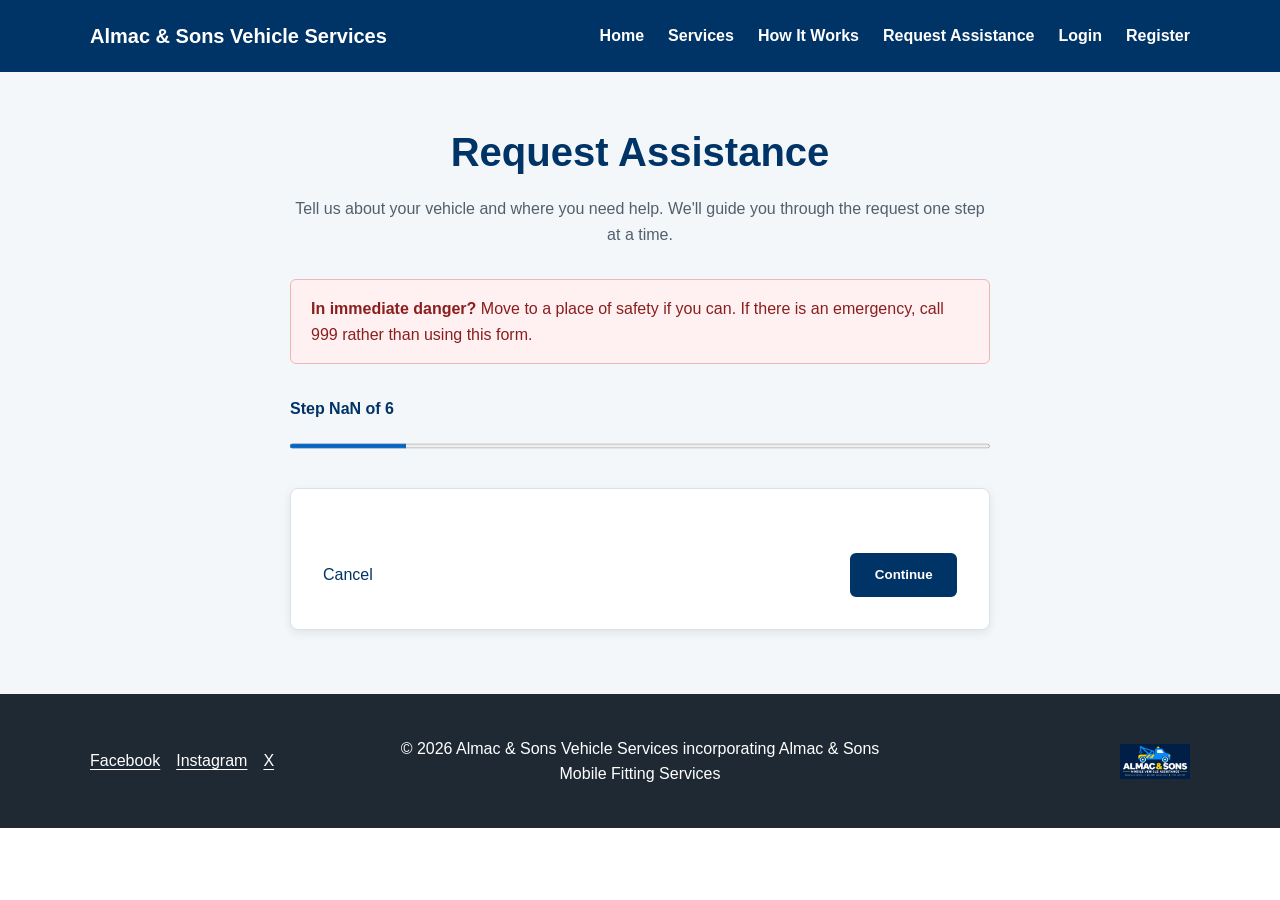
<file: assistance.html>
<!DOCTYPE html>
<html lang="en">
<head>
    <meta charset="UTF-8">
    <meta name="viewport" content="width=device-width, initial-scale=1.0">

    <meta
        name="description"
        content="Request mobile vehicle assistance, recovery and roadside support from Almac & Sons."
    >

    <title>Request Assistance | Almac & Sons Mobile Fitting Services</title>

    <link rel="icon" type="image/png" href="static/images/favicon-32x32.png">
    <link rel="stylesheet" href="static/css/styles.css">
</head>

<body>

    <header class="site-header">
        <nav class="navbar" aria-label="Main navigation">

            <a class="site-brand" href="index.html">
                Almac &amp; Sons Vehicle Services
            </a>

            <input
                class="menu-checkbox"
                type="checkbox"
                id="menu-checkbox"
                aria-label="Toggle navigation menu"
            >

            <label class="menu-toggle" for="menu-checkbox" aria-hidden="true">
                ☰
            </label>

            <ul class="nav-links">
                <li><a href="index.html">Home</a></li>
                <li><a href="services.html">Services</a></li>
                <li><a href="index.html#how-it-works">How It Works</a></li>
                <li><a href="assistance.html" aria-current="page">Request Assistance</a></li>
                <li><a href="#">Login</a></li>
                <li><a href="#">Register</a></li>
            </ul>

        </nav>
    </header>

    <main>
        <section class="assistance-intro" aria-labelledby="assistance-heading">
            <div class="assistance-container">

                <h1 id="assistance-heading">Request Assistance</h1>

                <p>
                    Tell us about your vehicle and where you need help.
                    We'll guide you through the request one step at a time.
                </p>

                <div class="assistance-safety" role="note">
                    <p>
                        <strong>In immediate danger?</strong>
                        Move to a place of safety if you can. If there is an
                        emergency, call 999 rather than using this form.
                    </p>
                </div>

                <div class="assistance-progress" aria-label="Request progress">
                    <p>Step 1 of 6</p>
                    <progress value="1" max="6">1 of 6 steps</progress>
                </div>

                <form class="assistance-form" action="#" method="post">

                    <fieldset
                        id="assistance-step-1"
                        class="assistance-step"
                    >
                        <legend>Your vehicle or equipment</legend>

                        <p>
                            Tell us about the vehicle or equipment that needs
                            assistance.
                        </p>

                        <div class="assistance-field">
                            <label for="vehicle-registration">
                                Registration number (if known)
                            </label>

                            <input
                                type="text"
                                id="vehicle-registration"
                                name="vehicle_registration"
                                autocomplete="off"
                                placeholder="e.g. AB12 CDE"
                            >
                        </div>

                        <div class="assistance-field">
                            <label for="vehicle-type">
                                Vehicle or equipment type
                            </label>

                            <select
                                id="vehicle-type"
                                name="vehicle_type"
                                required
                            >
                                <option value="">Please select...</option>
                                <option value="car">Car</option>
                                <option value="van">Van</option>
                                <option value="hgv">HGV</option>
                                <option value="trailer">Trailer</option>
                                <option value="agricultural">
                                    Agricultural vehicle or equipment
                                </option>
                                <option value="other">Other</option>
                            </select>
                        </div>

                        <div class="assistance-field">
                            <label for="vehicle-make">
                                Make (optional)
                            </label>

                            <input
                                type="text"
                                id="vehicle-make"
                                name="vehicle_make"
                                placeholder="e.g. Ford"
                            >
                        </div>

                        <div class="assistance-field">
                            <label for="vehicle-model">
                                Model (optional)
                            </label>

                            <input
                                type="text"
                                id="vehicle-model"
                                name="vehicle_model"
                                placeholder="e.g. Focus"
                            >
                        </div>

                        <div class="assistance-field">
                            <label for="vehicle-description">
                                Additional vehicle details (optional)
                            </label>

                            <textarea
                                id="vehicle-description"
                                name="vehicle_description"
                                rows="3"
                                placeholder="Colour, distinguishing features or equipment details..."
                            ></textarea>
                        </div>
                    </fieldset>

                    <fieldset
                        id="assistance-step-2"
                        class="assistance-step"
                        hidden
                    >
                        <legend>What's happened?</legend>

                        <p>
                            Tell us what has happened to your vehicle or equipment.
                            You don't need to diagnose the problem yourself.
                        </p>

                        <div class="assistance-field">
                            <label for="problem-type">
                                What best describes the problem?
                            </label>

                            <select
                                id="problem-type"
                                name="problem_type"
                                required
                            >
                                <option value="">Please select...</option>
                                <option value="wont-start">Vehicle won't start</option>
                                <option value="flat-tyre">Flat or damaged tyre</option>
                                <option value="breakdown">Vehicle has broken down</option>
                                <option value="recovery">Vehicle needs recovery</option>
                                <option value="other">Other problem</option>
                                <option value="unsure">I'm not sure</option>
                            </select>
                        </div>

                        <div class="assistance-field">
                            <label for="problem-description">
                                Tell us a little more about what happened
                            </label>

                            <textarea
                                id="problem-description"
                                name="problem_description"
                                rows="4"
                                placeholder="Describe what happened and any information that may help our team..."
                                required
                            ></textarea>
                        </div>
                    </fieldset>
                    <fieldset
                        id="assistance-step-3"
                        class="assistance-step"
                        hidden
                    >
                        <legend>Where are you?</legend>

                        <p>
                            Tell us where your vehicle or equipment is located.
                            If you don't know the address or postcode, provide
                            as much information as you can.
                        </p>

                        <div class="assistance-field">
                            <label for="location-type">
                                Where is the vehicle?
                            </label>

                            <select
                                id="location-type"
                                name="location_type"
                                required
                            >
                                <option value="">Please select...</option>
                                <option value="roadside">Roadside</option>
                                <option value="motorway">Motorway</option>
                                <option value="home">Home address</option>
                                <option value="workplace">Workplace</option>
                                <option value="other">Other location</option>
                            </select>
                        </div>

                        <div class="assistance-field">
                            <label for="location-postcode">
                                Postcode (if known)
                            </label>

                            <input
                                type="text"
                                id="location-postcode"
                                name="location_postcode"
                                autocomplete="postal-code"
                                placeholder="e.g. BA14 8AA"
                            >
                        </div>

                        <div class="assistance-field">
                            <label for="location-description">
                                Address or location description
                            </label>

                            <textarea
                                id="location-description"
                                name="location_description"
                                rows="4"
                                placeholder="Road name, nearby town, landmark, junction or other details that will help us find you..."
                                required
                            ></textarea>
                        </div>

                        <div class="assistance-field">
                            <label for="location-direction">
                                Direction of travel (if applicable)
                            </label>

                            <input
                                type="text"
                                id="location-direction"
                                name="location_direction"
                                placeholder="e.g. M4 westbound towards Bristol"
                            >
                        </div>

                        <div class="assistance-field">
                            <label for="location-access">
                                Additional access information (optional)
                            </label>

                            <textarea
                                id="location-access"
                                name="location_access"
                                rows="3"
                                placeholder="Motorway marker, farm entrance, gate instructions or other useful details..."
                            ></textarea>
                        </div>
                    </fieldset>
                    <fieldset
                        id="assistance-step-4"
                        class="assistance-step"
                        hidden
                    >
                        <legend>Occupants and assistance needs</legend>

                        <p>
                            Tell us how many people are with the vehicle and
                            whether anyone needs additional assistance.
                            This helps us arrange a suitable response.
                        </p>

                        <div class="assistance-field">
                            <label for="occupant-count">
                                Number of occupants
                            </label>

                            <input
                                type="number"
                                id="occupant-count"
                                name="occupant_count"
                                min="0"
                                max="99"
                                step="1"
                                required
                            >
                        </div>

                        <div class="assistance-field">
                            <label for="assistance-needs">
                                Does anyone need additional assistance?
                            </label>

                            <select
                                id="assistance-needs"
                                name="assistance_needs"
                                required
                            >
                                <option value="">Please select...</option>
                                <option value="yes">Yes</option>
                                <option value="no">No</option>
                                <option value="unsure">Not sure</option>
                            </select>
                        </div>

                        <div class="assistance-field">
                            <label for="assistance-details">
                                Additional assistance details (optional)
                            </label>

                            <textarea
                                id="assistance-details"
                                name="assistance_details"
                                rows="4"
                                placeholder="For example, wheelchair-accessible transport, help entering or leaving a vehicle, or other practical assistance needed..."
                            ></textarea>
                        </div>

                        <div class="assistance-field">
                            <label for="occupant-safety">
                                Are all occupants in a place of safety?
                            </label>

                            <select
                                id="occupant-safety"
                                name="occupant_safety"
                                required
                            >
                                <option value="">Please select...</option>
                                <option value="yes">Yes</option>
                                <option value="no">No</option>
                                <option value="unsure">Not sure</option>
                            </select>
                        </div>
                    </fieldset>
                    <fieldset
                        id="assistance-step-5"
                        class="assistance-step"
                        hidden
                    >
                        <legend>How can we contact you?</legend>

                        <p>
                            Provide your contact details so our team can
                            discuss your request, confirm the arrangements
                            and give you an estimated arrival time.
                        </p>

                        <div class="assistance-field">
                            <label for="contact-first-name">
                                First name
                            </label>

                            <input
                                type="text"
                                id="contact-first-name"
                                name="contact_first_name"
                                autocomplete="given-name"
                                required
                            >
                        </div>

                        <div class="assistance-field">
                            <label for="contact-last-name">
                                Last name
                            </label>

                            <input
                                type="text"
                                id="contact-last-name"
                                name="contact_last_name"
                                autocomplete="family-name"
                                required
                            >
                        </div>

                        <div class="assistance-field">
                            <label for="contact-phone">
                                Telephone number
                            </label>

                            <input
                                type="tel"
                                id="contact-phone"
                                name="contact_phone"
                                autocomplete="tel"
                                placeholder="e.g. 07123 456789"
                                required
                            >
                        </div>

                        <div class="assistance-field">
                            <label for="contact-email">
                                Email address (optional)
                            </label>

                            <input
                                type="email"
                                id="contact-email"
                                name="contact_email"
                                autocomplete="email"
                                placeholder="e.g. name@example.com"
                            >
                        </div>

                        <div class="assistance-field">
                            <label for="contact-notes">
                                Additional contact instructions (optional)
                            </label>

                            <textarea
                                id="contact-notes"
                                name="contact_notes"
                                rows="3"
                                placeholder="For example, poor mobile signal or the best way to reach you..."
                            ></textarea>
                        </div>
                    </fieldset>
                    <fieldset
                        id="assistance-step-6"
                        class="assistance-step"
                        hidden
                    >
                        <legend>Review your request</legend>

                        <p>
                            Please check the information below before sending
                            your assistance request. You can return to an
                            earlier step to make changes.
                        </p>

                        <div class="assistance-review">

                            <section aria-labelledby="review-vehicle-heading">
                                <h2 id="review-vehicle-heading">
                                    Vehicle or equipment
                                </h2>

                                <div id="review-vehicle"></div>

                                <button
                                    class="assistance-edit"
                                    type="button"
                                    data-edit-step="0"
                                >
                                    Edit vehicle details
                                </button>
                            </section>

                            <section aria-labelledby="review-problem-heading">
                                <h2 id="review-problem-heading">
                                    What's happened?
                                </h2>

                                <div id="review-problem"></div>

                                <button
                                    class="assistance-edit"
                                    type="button"
                                    data-edit-step="1"
                                >
                                    Edit problem details
                                </button>
                            </section>

                            <section aria-labelledby="review-location-heading">
                                <h2 id="review-location-heading">
                                    Your location
                                </h2>

                                <div id="review-location"></div>

                                <button
                                    class="assistance-edit"
                                    type="button"
                                    data-edit-step="2"
                                >
                                    Edit location details
                                </button>
                            </section>

                            <section aria-labelledby="review-occupants-heading">
                                <h2 id="review-occupants-heading">
                                    Occupants and assistance needs
                                </h2>

                                <div id="review-occupants"></div>

                                <button
                                    class="assistance-edit"
                                    type="button"
                                    data-edit-step="3"
                                >
                                    Edit occupant details
                                </button>
                            </section>

                            <section aria-labelledby="review-contact-heading">
                                <h2 id="review-contact-heading">
                                    Contact details
                                </h2>

                                <div id="review-contact"></div>

                                <button
                                    class="assistance-edit"
                                    type="button"
                                    data-edit-step="4"
                                >
                                    Edit contact details
                                </button>
                            </section>

                        </div>

                        <p class="assistance-review-notice">
                            Sending this form submits an assistance request.
                            It does not confirm that a technician has been
                            dispatched. Our team will review your details
                            and provide an estimated arrival time when
                            assistance has been arranged.
                        </p>
                    </fieldset>

                    <div class="assistance-actions">
                        <button
                            class="button button-secondary"
                            id="assistance-back"
                            type="button"
                            hidden
                        >
                            Back
                        </button>

                        <a id="assistance-cancel" href="index.html">
                            Cancel
                        </a>

                        <button
                            class="button button-primary"
                            id="assistance-next"
                            type="button"
                        >
                            Continue
                        </button>
                    </div>

                </form>

            </div>
        </section>
    </main>

    <footer class="site-footer">

        <div class="footer-left">
            <a href="https://www.facebook.com/" target="_blank" rel="noopener noreferrer">
                Facebook
            </a>

            <a href="https://www.instagram.com/" target="_blank" rel="noopener noreferrer">
                Instagram
            </a>

            <a href="https://twitter.com/" target="_blank" rel="noopener noreferrer">
                X
            </a>
        </div>

        <div class="footer-center">
            <p>
                &copy; 2026 Almac &amp; Sons Vehicle Services incorporating
                Almac &amp; Sons Mobile Fitting Services
            </p>
        </div>

        <div class="footer-right">
            <img
                src="static/images/almac-mobile-logo.png"
                alt="Almac & Sons logo"
                class="footer-logo"
            >
        </div>
          
    </footer>
    <script src="static/js/assistance.js" defer></script>
</body>
</html>
</file>
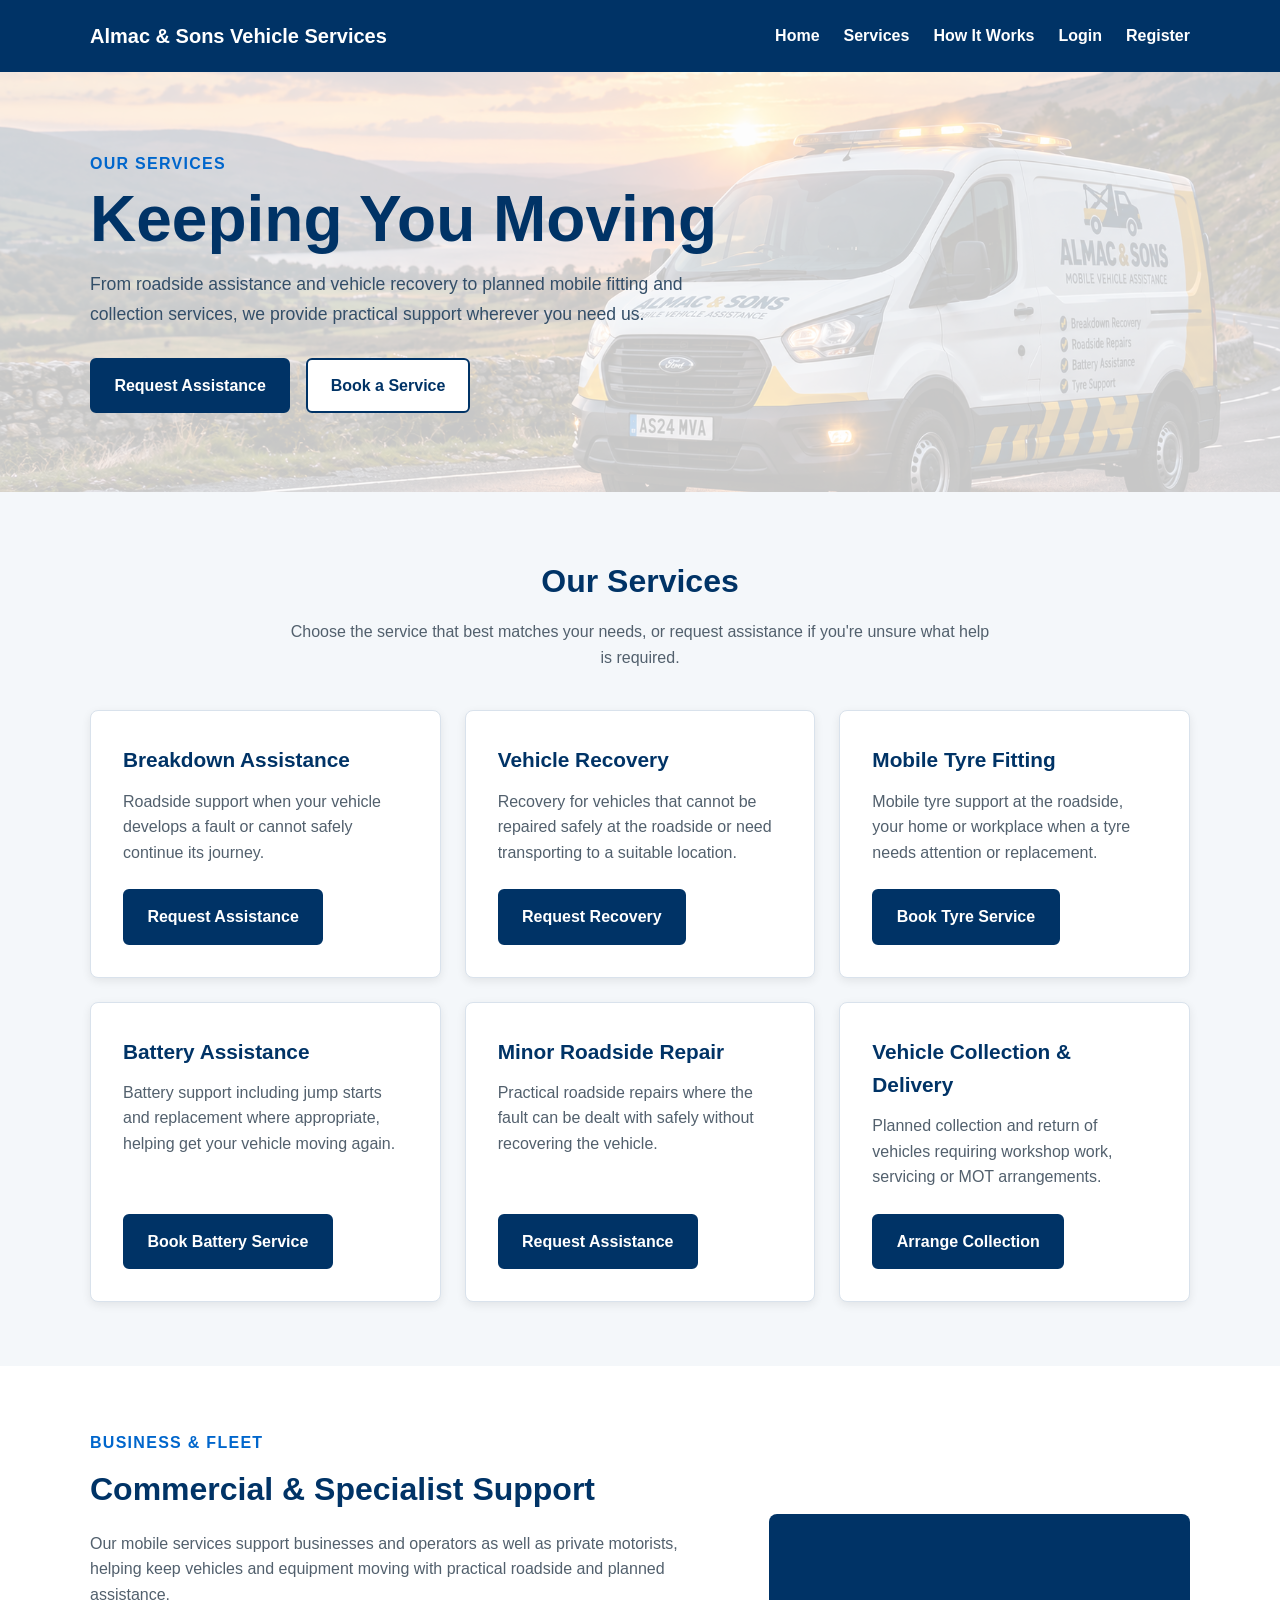
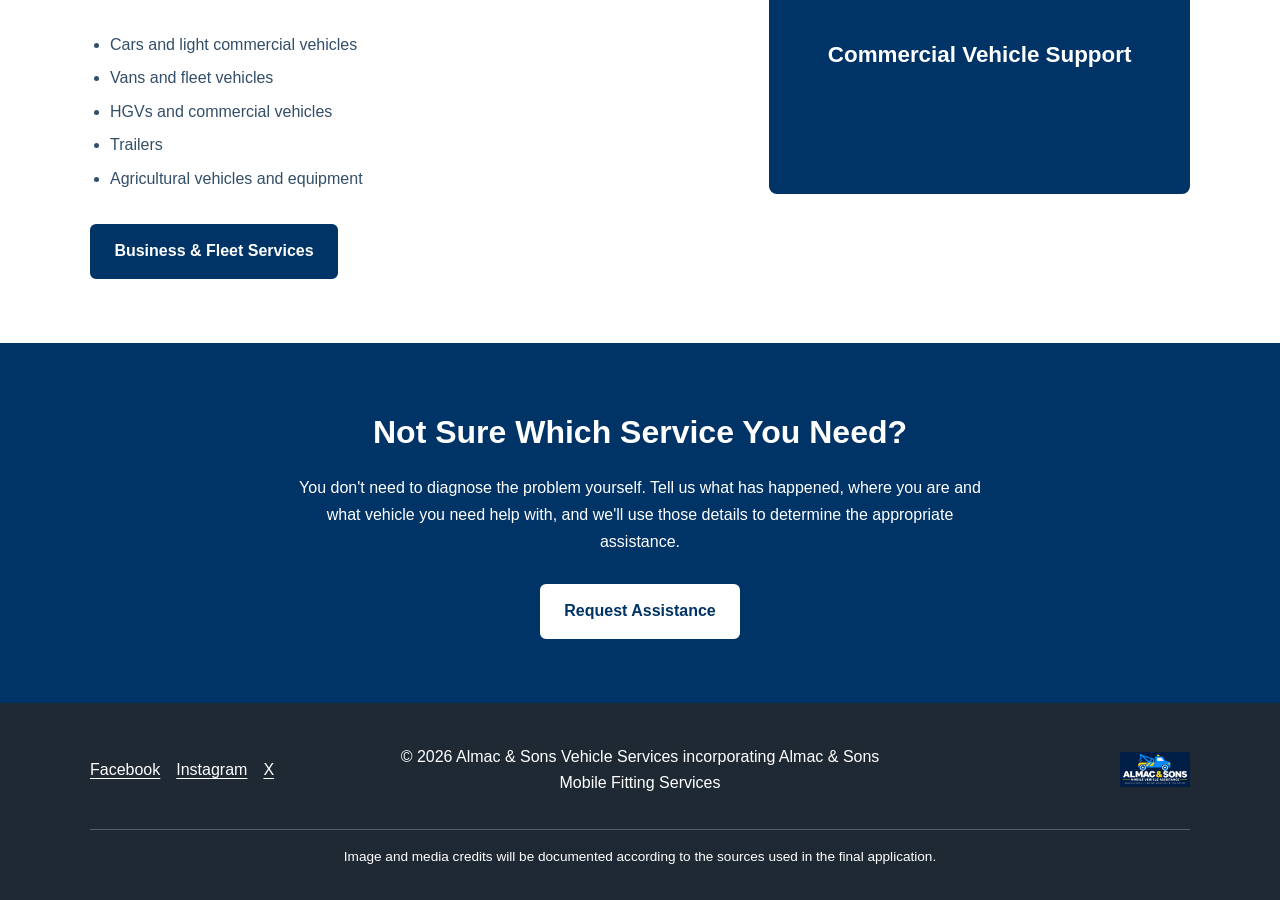
<file: services.html>
<!DOCTYPE html>
<html lang="en">
<head>
    <meta charset="UTF-8">
    <meta name="viewport" content="width=device-width, initial-scale=1.0">

    <meta
        name="description"
        content="Mobile vehicle assistance, recovery, tyre fitting, battery support and roadside services from Almac & Sons."
    >

    <title>Services | Almac & Sons Mobile Vehicle Assistance</title>

    <link rel="icon" type="image/png" href="static/images/favicon-32x32.png">
    <link rel="stylesheet" href="static/css/styles.css">
</head>

<body>

    <header class="site-header">
        <nav class="navbar" aria-label="Main navigation">

            <a class="site-brand" href="index.html">
                Almac &amp; Sons Vehicle Services
            </a>

            <input
                class="menu-checkbox"
                type="checkbox"
                id="menu-checkbox"
                aria-label="Toggle navigation menu"
            >

            <label class="menu-toggle" for="menu-checkbox" aria-hidden="true">
                ☰
            </label>

            <ul class="nav-links">
                <li><a href="index.html">Home</a></li>
                <li><a href="services.html" aria-current="page">Services</a></li>
                <li><a href="index.html#how-it-works">How It Works</a></li>
                <li><a href="#">Login</a></li>
                <li><a href="#">Register</a></li>
            </ul>

        </nav>
    </header>

    <main>

    <section class="services-hero">
        <div class="services-hero-image" aria-hidden="true">
            <img
                src="static/images/mobile-fitting-service.jpg"
                alt=""
            >
        </div>

        <div class="services-hero-content">
            <p class="section-label">Our Services</p>

            <h1>Keeping You Moving</h1>

            <p>
                From roadside assistance and vehicle recovery to planned
                mobile fitting and collection services, we provide practical
                support wherever you need us.
            </p>

            <div class="hero-actions">
                <a class="button button-primary" href="#">
                    Request Assistance
                </a>

                <a class="button button-secondary" href="#">
                    Book a Service
                </a>
            </div>
        </div>
    </section>

    <section class="services-detail" aria-labelledby="services-heading">
        <div class="services-detail-container">

            <div class="section-heading">
                <h2 id="services-heading">Our Services</h2>
                <p>
                    Choose the service that best matches your needs, or request
                    assistance if you're unsure what help is required.
                </p>
            </div>

            <div class="service-detail-grid">

                <article class="service-detail-card">
                    <h3>Breakdown Assistance</h3>
                    <p>
                        Roadside support when your vehicle develops a fault or
                        cannot safely continue its journey.
                    </p>
                    <a class="button button-primary" href="#">
                        Request Assistance
                    </a>
                </article>

                <article class="service-detail-card">
                    <h3>Vehicle Recovery</h3>
                    <p>
                        Recovery for vehicles that cannot be repaired safely at
                        the roadside or need transporting to a suitable location.
                    </p>
                    <a class="button button-primary" href="#">
                        Request Recovery
                    </a>
                </article>

                <article class="service-detail-card">
                    <h3>Mobile Tyre Fitting</h3>
                    <p>
                        Mobile tyre support at the roadside, your home or workplace
                        when a tyre needs attention or replacement.
                    </p>
                    <a class="button button-primary" href="#">
                        Book Tyre Service
                    </a>
                </article>

                <article class="service-detail-card">
                    <h3>Battery Assistance</h3>
                    <p>
                        Battery support including jump starts and replacement where
                        appropriate, helping get your vehicle moving again.
                    </p>
                    <a class="button button-primary" href="#">
                        Book Battery Service
                    </a>
                </article>

                <article class="service-detail-card">
                    <h3>Minor Roadside Repair</h3>
                    <p>
                        Practical roadside repairs where the fault can be dealt
                        with safely without recovering the vehicle.
                    </p>
                    <a class="button button-primary" href="#">
                        Request Assistance
                    </a>
                </article>

                <article class="service-detail-card">
                    <h3>Vehicle Collection &amp; Delivery</h3>
                    <p>
                        Planned collection and return of vehicles requiring
                        workshop work, servicing or MOT arrangements.
                    </p>
                    <a class="button button-primary" href="#">
                        Arrange Collection
                    </a>
                </article>

            </div>
        </div>
    </section>

    <section class="commercial-support" aria-labelledby="commercial-heading">
        <div class="commercial-support-container">

            <div class="commercial-support-content">
                <p class="section-label">Business &amp; Fleet</p>

                <h2 id="commercial-heading">
                    Commercial &amp; Specialist Support
                </h2>

                <p>
                    Our mobile services support businesses and operators as well
                    as private motorists, helping keep vehicles and equipment
                    moving with practical roadside and planned assistance.
                </p>

                <ul class="commercial-support-list">
                    <li>Cars and light commercial vehicles</li>
                    <li>Vans and fleet vehicles</li>
                    <li>HGVs and commercial vehicles</li>
                    <li>Trailers</li>
                    <li>Agricultural vehicles and equipment</li>
                </ul>

                <a class="button button-primary" href="#">
                    Business &amp; Fleet Services
                </a>
            </div>

            <div class="commercial-support-visual" aria-hidden="true">
                <span>Commercial Vehicle Support</span>
            </div>

        </div>
    </section>

    <section class="service-help" aria-labelledby="service-help-heading">
        <div class="service-help-content">

            <h2 id="service-help-heading">
                Not Sure Which Service You Need?
            </h2>

            <p>
                You don't need to diagnose the problem yourself. Tell us what has
                happened, where you are and what vehicle you need help with, and
                we'll use those details to determine the appropriate assistance.
            </p>

            <a class="button button-primary" href="#">
               Request Assistance
            </a>

        </div>
    </section>
    </main>

    <footer class="site-footer">

        <div class="footer-left">
            <a href="https://www.facebook.com/" target="_blank" rel="noopener noreferrer">
                Facebook
            </a>

            <a href="https://www.instagram.com/" target="_blank" rel="noopener noreferrer">
                Instagram
            </a>

            <a href="https://twitter.com/" target="_blank" rel="noopener noreferrer">
                X
            </a>
        </div>

        <div class="footer-center">
            <p>
                &copy; 2026 Almac & Sons Vehicle Services incorporating
                Almac & Sons Mobile Fitting Services
            </p>
        </div>

        <div class="footer-right">
            <img
                src="/static/images/almac-mobile-logo.png"                alt="Almac & Sons logo"
                class="footer-logo"
            >
        </div>

        <div class="footer-credits">
            <p>
                Image and media credits will be documented according to the
                sources used in the final application.
            </p>
        </div>

    </footer>

</body>
</html>
</file>
<file: static/css/styles.css>
/* ========================================
   Global Styles
======================================== */

* {
    box-sizing: border-box;
    margin: 0;
    padding: 0;
}

html {
    scroll-behavior: smooth;
}

body {
    font-family: Arial, Helvetica, sans-serif;
    line-height: 1.6;
    color: #1f2933;
    background-color: #ffffff;
}

img {
    display: block;
    max-width: 100%;
}

a {
    color: inherit;
    text-decoration: none;
}


/* ========================================
   Header and Navigation
======================================== */

.site-header {
    background-color: #003366;
    color: #ffffff;
}

.navbar {
    width: min(1100px, 92%);
    min-height: 72px;
    margin: 0 auto;
    display: flex;
    align-items: center;
    justify-content: space-between;
    gap: 2rem;
}

.site-brand {
    font-size: 1.25rem;
    font-weight: 700;
    line-height: 1.2;
}

.nav-links {
    display: flex;
    align-items: center;
    gap: 1.5rem;
    list-style: none;
}

.nav-links a,
.nav-links button {
    display: inline-block;
    padding: 0.5rem 0;
    font: inherit;
    font-weight: 600;
    color: inherit;
    background: none;
    border: none;
    cursor: pointer;
}

.nav-links a:hover,
.nav-links a:focus-visible,
.nav-links button:hover,
.nav-links button:focus-visible {
    text-decoration: underline;
}

.nav-links a:focus-visible,
.nav-links button:focus-visible,
.site-brand:focus-visible {
    outline: 3px solid #ffffff;
    outline-offset: 4px;
}

/* ========================================
   Hero
======================================== */

.hero {
    position: relative;
    min-height: 430px;
    display: flex;
    align-items: center;
    overflow: hidden;
    background-color: #f4f7fa;
}

.hero-content {
    position: relative;
    z-index: 2;
    width: min(1100px, 92%);
    margin: 0 auto;
    padding: 4rem 0;
}

.hero-content h1 {
    max-width: 650px;
    margin-bottom: 1rem;
    font-size: clamp(2.2rem, 5vw, 4rem);
    line-height: 1.1;
    color: #003366;
}

.hero-content p {
    max-width: 620px;
    margin-bottom: 2rem;
    font-size: 1.1rem;
}

.hero-actions {
    display: flex;
    gap: 1rem;
    flex-wrap: wrap;
}


/* ========================================
   Buttons
======================================== */

.button {
    display: inline-block;
    padding: 0.8rem 1.4rem;
    border: 2px solid #003366;
    border-radius: 6px;
    font-weight: 700;
    text-align: center;
    transition:
        background-color 0.2s ease,
        color 0.2s ease;
}

.button-primary {
    color: #ffffff;
    background-color: #003366;
}

.button-secondary {
    color: #003366;
    background-color: #ffffff;
}

.button-primary:hover,
.button-primary:focus-visible {
    color: #003366;
    background-color: #ffffff;
}

.button-secondary:hover,
.button-secondary:focus-visible {
    color: #ffffff;
    background-color: #003366;
}

.button:focus-visible {
    outline: 3px solid #003366;
    outline-offset: 4px;
}


/* ========================================
   Hero Image
======================================== */

.hero-image {
    position: absolute;
    inset: 0;
    z-index: 1;
}

.hero-image::after {
    content: "";
    position: absolute;
    inset: 0;
    background: rgba(255, 255, 255, 0.78);
}

.hero-image img {
    width: 100%;
    height: 100%;
    object-fit: cover;
    object-position: center;
}

/* ========================================
   Services
======================================== */

.services {
    width: min(1100px, 92%);
    margin: 0 auto;
    padding: 4rem 0;
}

.services h2 {
    margin-bottom: 2rem;
    text-align: center;
    font-size: 2rem;
    color: #003366;
}

.service-grid {
    display: grid;
    grid-template-columns: repeat(3, 1fr);
    gap: 1.5rem;
}

.service-card {
    padding: 1.75rem;
    border: 1px solid #d9e2ec;
    border-radius: 8px;
    background-color: #ffffff;
    box-shadow: 0 3px 10px rgba(0, 0, 0, 0.08);
}

.service-card h3 {
    margin-bottom: 0.75rem;
    color: #003366;
}

.service-card p {
    color: #52606d;
}

/* ========================================
   How It Works
======================================== */

.how-it-works {
    padding: 4rem 0;
    background-color: #f4f7fa;
}

.how-it-works h2 {
    margin-bottom: 2.5rem;
    text-align: center;
    font-size: 2rem;
    color: #003366;
}

.steps {
    width: min(1100px, 92%);
    margin: 0 auto;
    display: grid;
    grid-template-columns: repeat(4, 1fr);
    gap: 2rem;
}

.step-card {
    position: relative;
    padding: 1.5rem;
    text-align: center;
}

.step-number {
    width: 48px;
    height: 48px;
    margin: 0 auto 1rem;
    display: flex;
    align-items: center;
    justify-content: center;
    border-radius: 50%;
    background-color: #003366;
    color: #ffffff;
    font-size: 1.25rem;
    font-weight: 700;
}

.step-card h3 {
    margin-bottom: 0.75rem;
    color: #003366;
}

.step-card p {
    color: #52606d;
}

/* Desktop workflow arrows */

.step-card:not(:last-child)::after {
    content: "→";
    position: absolute;
    top: 1.8rem;
    right: -1.25rem;
    color: #003366;
    font-size: 1.75rem;
    font-weight: 700;
}

/* ========================================
   Who We Support
======================================== */

.customer-types {
    width: min(1100px, 92%);
    margin: 0 auto;
    padding: 4rem 0;
}

.customer-types h2 {
    margin-bottom: 2rem;
    text-align: center;
    font-size: 2rem;
    color: #003366;
}

.customer-type-grid {
    display: grid;
    grid-template-columns: repeat(2, 1fr);
    gap: 2rem;
}

.customer-type-card {
    display: flex;
    flex-direction: column;
    align-items: flex-start;
    padding: 2rem;
    border: 1px solid #d9e2ec;
    border-radius: 8px;
    background-color: #ffffff;
    box-shadow: 0 3px 10px rgba(0, 0, 0, 0.08);
}

.customer-type-card h3 {
    margin-bottom: 0.75rem;
    color: #003366;
    font-size: 1.4rem;
}

.customer-type-card p {
    margin-bottom: 1.5rem;
    color: #52606d;
}

.customer-type-card .button {
    margin-top: auto;
}

/* ========================================
   Why Almac & Sons
======================================== */

.why-us {
    padding: 4rem 0;
    background-color: #f4f7fa;
}

.why-us h2 {
    margin-bottom: 2rem;
    text-align: center;
    font-size: 2rem;
    color: #003366;
}

.benefit-grid {
    width: min(1100px, 92%);
    margin: 0 auto;
    display: grid;
    grid-template-columns: repeat(4, 1fr);
    gap: 1.5rem;
}

.benefit-card {
    padding: 1.5rem;
    text-align: center;
}

.benefit-card h3 {
    margin-bottom: 0.75rem;
    color: #003366;
    font-size: 1.2rem;
}

.benefit-card p {
    color: #52606d;
}

/* ========================================
   Final Call to Action
======================================== */

.final-cta {
    padding: 4rem 1rem;
    text-align: center;
    color: #ffffff;
    background-color: #003366;
}

.final-cta h2 {
    margin-bottom: 0.75rem;
    font-size: 2rem;
}

.final-cta p {
    margin-bottom: 1.5rem;
    font-size: 1.05rem;
}

.cta-actions {
    display: flex;
    justify-content: center;
    gap: 1rem;
    flex-wrap: wrap;
}

.final-cta .button-primary {
    border-color: #ffffff;
    color: #003366;
    background-color: #ffffff;
}

.final-cta .button-secondary {
    border-color: #ffffff;
    color: #ffffff;
    background-color: transparent;
}

.final-cta .button-primary:hover,
.final-cta .button-primary:focus-visible {
    color: #ffffff;
    background-color: transparent;
}

.final-cta .button-secondary:hover,
.final-cta .button-secondary:focus-visible {
    color: #003366;
    background-color: #ffffff;
}

.final-cta .button:focus-visible {
    outline-color: #ffffff;
}

/* ========================================
   Footer
======================================== */

.site-footer {
    display: grid;
    grid-template-columns: 1fr 2fr 1fr;
    align-items: center;
    gap: 1.5rem;
    padding: 2rem max(4%, calc((100% - 1100px) / 2));
    color: #ffffff;
    background-color: #1f2933;
}

.footer-left {
    display: flex;
    gap: 1rem;
    flex-wrap: wrap;
}

.footer-left a {
    text-decoration: underline;
    text-underline-offset: 3px;
}

.footer-left a:hover,
.footer-left a:focus-visible {
    text-decoration-thickness: 2px;
}

.footer-left a:focus-visible {
    outline: 3px solid #ffffff;
    outline-offset: 4px;
}

.footer-center {
    text-align: center;
}

.footer-right {
    display: flex;
    justify-content: flex-end;
}

.footer-logo {
    width: 70px;
    height: 70px;
    object-fit: contain;
}

.footer-credits {
    grid-column: 1 / -1;
    padding-top: 1rem;
    border-top: 1px solid #52606d;
    text-align: center;
    font-size: 0.85rem;
}

/* Mobile navigation control is hidden
   until the responsive breakpoints are added. */

.menu-checkbox,
.menu-toggle {
    display: none;
}

/* ========================================
   Services Page Hero
======================================== */

.services-hero {
    position: relative;
    min-height: 420px;
    display: flex;
    align-items: center;
    overflow: hidden;
}

.services-hero-image {
    position: absolute;
    inset: 0;
    z-index: -2;
}

.services-hero-image img {
    width: 100%;
    height: 100%;
    object-fit: cover;
    object-position: center;
}

.services-hero::after {
    content: "";
    position: absolute;
    inset: 0;
    z-index: -1;
    background: rgba(255, 255, 255, 0.78);
}

.services-hero-content {
    width: min(1100px, 92%);
    margin: 0 auto;
    padding: 4rem 0;
}

.services-hero-content .section-label {
    margin-bottom: 0.5rem;
    color: #0066cc;
    font-size: 1rem;
    font-weight: 700;
    text-transform: uppercase;
    letter-spacing: 0.08em;
}

.services-hero-content h1 {
    max-width: 650px;
    margin-bottom: 1rem;
    color: #003366;
    font-size: clamp(2.5rem, 5vw, 4rem);
    line-height: 1.1;
}

.services-hero-content > p:not(.section-label) {
    max-width: 650px;
    margin-bottom: 1.75rem;
    color: #334e68;
    font-size: 1.1rem;
    line-height: 1.7;
}

/* ========================================
   Services Detail
======================================== */

.services-detail {
    padding: 4rem 0;
    background-color: #f4f7fa;
}

.services-detail-container {
    width: min(1100px, 92%);
    margin: 0 auto;
}

.section-heading {
    max-width: 700px;
    margin: 0 auto 2.5rem;
    text-align: center;
}

.section-heading h2 {
    margin-bottom: 0.75rem;
    color: #003366;
    font-size: 2rem;
}

.section-heading p {
    color: #52606d;
}

.service-detail-grid {
    display: grid;
    grid-template-columns: repeat(3, 1fr);
    gap: 1.5rem;
}

.service-detail-card {
    display: flex;
    flex-direction: column;
    align-items: flex-start;
    padding: 2rem;
    border: 1px solid #d9e2ec;
    border-radius: 8px;
    background-color: #ffffff;
    box-shadow: 0 3px 10px rgba(0, 0, 0, 0.08);
}

.service-detail-card h3 {
    margin-bottom: 0.75rem;
    color: #003366;
    font-size: 1.3rem;
}

.service-detail-card p {
    margin-bottom: 1.5rem;
    color: #52606d;
}

.service-detail-card .button {
    margin-top: auto;
}

/* ========================================
   Commercial & Specialist Support
======================================== */

.commercial-support {
    padding: 4rem 0;
    background-color: #ffffff;
}

.commercial-support-container {
    width: min(1100px, 92%);
    margin: 0 auto;
    display: grid;
    grid-template-columns: 1.2fr 0.8fr;
    gap: 3rem;
    align-items: center;
}

.commercial-support-content .section-label {
    margin-bottom: 0.5rem;
    color: #0066cc;
    font-weight: 700;
    text-transform: uppercase;
    letter-spacing: 0.08em;
}

.commercial-support-content h2 {
    margin-bottom: 1rem;
    color: #003366;
    font-size: 2rem;
}

.commercial-support-content > p {
    margin-bottom: 1.5rem;
    color: #52606d;
}

.commercial-support-list {
    margin: 0 0 2rem;
    padding-left: 1.25rem;
    color: #334e68;
}

.commercial-support-list li {
    margin-bottom: 0.5rem;
}

.commercial-support-visual {
    min-height: 280px;
    display: flex;
    align-items: center;
    justify-content: center;
    padding: 2rem;
    border-radius: 8px;
    color: #ffffff;
    background-color: #003366;
    text-align: center;
    font-size: 1.4rem;
    font-weight: 700;
}

/* ========================================
   Service Help
======================================== */

.service-help {
    padding: 4rem 1rem;
    color: #ffffff;
    background-color: #003366;
    text-align: center;
}

.service-help-content {
    max-width: 700px;
    margin: 0 auto;
}

.service-help h2 {
    margin-bottom: 1rem;
    font-size: 2rem;
}

.service-help p {
    margin-bottom: 1.75rem;
    line-height: 1.7;
}

.service-help .button-primary {
    border-color: #ffffff;
    color: #003366;
    background-color: #ffffff;
}

.service-help .button-primary:hover,
.service-help .button-primary:focus-visible {
    color: #ffffff;
    background-color: transparent;
}

.service-help .button:focus-visible {
    outline-color: #ffffff;
}

/* ========================================
   Request Assistance
======================================== */

.assistance-intro {
    padding: 3rem 0 4rem;
    background-color: #f4f7fa;
}

.assistance-container {
    width: min(700px, 92%);
    margin: 0 auto;
}

.assistance-intro h1 {
    margin-bottom: 0.75rem;
    color: #003366;
    font-size: 2.5rem;
    text-align: center;
}

.assistance-intro > .assistance-container > p {
    margin-bottom: 2rem;
    color: #52606d;
    text-align: center;
}

.assistance-safety {
    margin-bottom: 2rem;
    padding: 1rem 1.25rem;
    border: 1px solid #f0b4b4;
    border-radius: 6px;
    background-color: #fff1f1;
    color: #8b1e1e;
}

.assistance-progress {
    margin-bottom: 2rem;
}

.assistance-progress p {
    margin-bottom: 0.5rem;
    color: #003366;
    font-weight: 700;
}

.assistance-progress progress {
    width: 100%;
    height: 10px;
    accent-color: #0066cc;
}

.assistance-form {
    padding: 2rem;
    border: 1px solid #d9e2ec;
    border-radius: 8px;
    background-color: #ffffff;
    box-shadow: 0 3px 10px rgba(0, 0, 0, 0.08);
}

.assistance-form fieldset {
    margin: 0;
    padding: 0;
    border: 0;
}

.assistance-form legend {
    margin-bottom: 0.75rem;
    color: #003366;
    font-size: 1.5rem;
    font-weight: 700;
}

.assistance-form fieldset > p {
    margin-bottom: 1.75rem;
    color: #52606d;
}

.assistance-step[hidden] {
    display: none;
}

.assistance-actions [hidden] {
    display: none;
}
.assistance-field-error {
    margin-top: 0.5rem;
    color: #8b1e1e;
    font-weight: 700;
}

/* ========================================
   Assistance Review
======================================== */

.assistance-review {
    display: grid;
    gap: 1.5rem;
    margin: 2rem 0;
}

.assistance-review section {
    padding: 1.5rem;
    border: 1px solid #d9e2ec;
    border-radius: 6px;
    background-color: #f4f7fa;
}

.assistance-review h2 {
    margin-bottom: 1rem;
    color: #003366;
    font-size: 1.2rem;
}

.assistance-review section > div {
    margin-bottom: 1rem;
    color: #334e68;
}

.assistance-edit {
    padding: 0;
    border: 0;
    background: transparent;
    color: #0066cc;
    font: inherit;
    font-weight: 600;
    text-decoration: underline;
    text-underline-offset: 3px;
    cursor: pointer;
}

.assistance-edit:hover {
    color: #003366;
}

.assistance-edit:focus-visible {
    outline: 3px solid #0066cc;
    outline-offset: 4px;
}

.assistance-review-notice {
    padding: 1rem 1.25rem;
    border-left: 4px solid #0066cc;
    background-color: #edf5ff;
    color: #243b53;
    line-height: 1.6;
}

.assistance-field {
    margin-bottom: 1.5rem;
}

.assistance-field label {
    display: block;
    margin-bottom: 0.5rem;
    color: #003366;
    font-weight: 600;
}

.assistance-field input,
.assistance-field select,
.assistance-field textarea {
    width: 100%;
    padding: 0.75rem;
    border: 1px solid #b8c4d1;
    border-radius: 5px;
    background-color: #ffffff;
    color: #243b53;
    font: inherit;
}

.assistance-field textarea {
    resize: vertical;
}

.assistance-field input:focus-visible,
.assistance-field select:focus-visible,
.assistance-field textarea:focus-visible {
    outline: 3px solid #0066cc;
    outline-offset: 2px;
}

.assistance-actions {
    display: flex;
    align-items: center;
    justify-content: space-between;
    gap: 1rem;
    margin-top: 2rem;
}

.assistance-actions > a {
    color: #003366;
}

/* Assistance confirmation — page layout */

.confirmation-content {
    width: min(100% - 2rem, 900px);
    margin: 3rem auto;
    padding: 2rem 0;
    text-align: center;
}

.confirmation-content h1 {
    margin-bottom: 1rem;
    color: #003366;
}

.confirmation-content > p {
    max-width: 680px;
    margin: 0.75rem auto;
    line-height: 1.6;
}

.confirmation-reference {
    text-align: left;
}


/* Assistance confirmation — reference and status panel */

.confirmation-reference {
    max-width: 680px;
    margin: 2rem auto;
    padding: 1.5rem;
    background-color: #f4f7fb;
    border: 1px solid #d5e0ec;
    border-left: 5px solid #003366;
    border-radius: 8px;
}

.confirmation-reference h2 {
    margin-top: 0;
    margin-bottom: 1rem;
    color: #003366;
}

.confirmation-reference p {
    margin: 0.75rem 0;
    overflow-wrap: anywhere;
}

/* Assistance confirmation — next steps */

.confirmation-next-steps {
    max-width: 680px;
    margin: 2.5rem auto;
    text-align: left;
}

.confirmation-next-steps h2 {
    margin-bottom: 1.5rem;
    color: #003366;
    text-align: center;
}

.confirmation-next-steps ol {
    margin: 0;
    padding-left: 1.75rem;
}

.confirmation-next-steps li {
    margin-bottom: 1.5rem;
    padding-left: 0.5rem;
}

.confirmation-next-steps li h3 {
    margin-bottom: 0.35rem;
    color: #003366;
}

.confirmation-next-steps li p {
    margin: 0;
    line-height: 1.6;
}

/* Assistance confirmation — contact and safety */

.confirmation-contact {
    max-width: 680px;
    margin: 2.5rem auto;
    padding: 1.5rem;
    text-align: left;
    background-color: #f4f7fb;
    border-radius: 8px;
}

.confirmation-contact h2 {
    margin-top: 0;
    margin-bottom: 0.75rem;
    color: #003366;
}

.confirmation-contact > p {
    margin: 0;
    line-height: 1.6;
}

.confirmation-emergency {
    margin-top: 1.5rem;
    padding: 1rem;
    border-left: 5px solid #003366;
}

.confirmation-emergency h3 {
    margin-top: 0;
    margin-bottom: 0.5rem;
}

.confirmation-emergency p {
    margin: 0;
    line-height: 1.6;
}

/* Assistance confirmation — actions */

.confirmation-actions {
    display: flex;
    flex-wrap: wrap;
    justify-content: center;
    gap: 1rem;
    max-width: 680px;
    margin: 2.5rem auto 0;
    text-align: center;
}

.confirmation-button {
    display: inline-block;
    padding: 0.85rem 1.5rem;
    background-color: #003366;
    color: #ffffff;
    text-decoration: none;
    font-weight: 600;
    border-radius: 6px;
}

.confirmation-button:hover,
.confirmation-button:focus-visible {
    text-decoration: underline;
}
/* ========================================
   Customer Dashboard
======================================== */

.dashboard-content {
    width: min(1100px, 92%);
    margin: 0 auto;
    padding: 4rem 0;
}

.dashboard-content h1 {
    margin-bottom: 1rem;
    color: #003366;
    font-size: 2.5rem;
}

.dashboard-content h2 {
    margin-bottom: 2rem;
    color: #003366;
    font-size: 1.75rem;
}

.dashboard-request-list {
    display: grid;
    gap: 1.5rem;
    margin: 0;
    padding: 0;
    list-style: none;
}

.dashboard-request-card {
    padding: 1.75rem;
    border: 1px solid #d9e2ec;
    border-left: 5px solid #003366;
    border-radius: 8px;
    background-color: #ffffff;
    box-shadow: 0 3px 10px rgba(0, 0, 0, 0.08);
}

.dashboard-request-card p {
    margin-bottom: 0.75rem;
    color: #334e68;
}

.dashboard-request-card a {
    display: inline-block;
    margin-top: 0.5rem;
    color: #003366;
    font-weight: 700;
    text-decoration: underline;
    text-underline-offset: 3px;
}

.dashboard-request-card a:focus-visible {
    outline: 3px solid #0066cc;
    outline-offset: 4px;
}

.dashboard-actions {
    display: flex;
    justify-content: center;
    flex-wrap: wrap;
    gap: 1rem;
    margin-top: 2.5rem;
}

/* Back to top */
.back-to-top {
    position: fixed;
    top: 50%;
    right: 1rem;
    transform: translateY(-50%);
    z-index: 1000;
    padding: 0.65rem 0.85rem;
    background: rgba(0, 51, 102, 0.8);
    color: #fff;
    text-decoration: none;
    font-weight: 700;
    border-radius: 0.4rem;
    opacity: 0.8;
}

.back-to-top:hover,
.back-to-top:focus {
    opacity: 1;
}

/* ========================================
   Customer Login Page
======================================== */

.login-section {
    padding: 3rem 1rem;
    min-height: 70vh;
    background-color: #f5f7fa;
}

.login-container {
    max-width: 480px;
    margin: 0 auto;
}

.login-container h1 {
    color: #003366;
    text-align: center;
    margin-bottom: 1rem;
}

.login-container > p {
    text-align: center;
    color: #52606d;
    margin-bottom: 1.5rem;
}

.login-container .assistance-form {
    margin-bottom: 1.5rem;
}

/* Customer Dashboard */

.dashboard-content {
    max-width: 1100px;
    margin: 0 auto;
    padding: 3rem 1.5rem;
    min-height: 65vh;
}

.dashboard-content h1 {
    color: #003366;
    text-align: center;
    margin-bottom: 2rem;
}

.dashboard-content h2 {
    color: #003366;
    text-align: center;
    margin-bottom: 1.5rem;
}

.dashboard-content > p {
    text-align: center;
}

.dashboard-request-list {
    list-style: none;
    padding: 0;
    display: grid;
    gap: 1.5rem;
}

.dashboard-request-card {
    background-color: #ffffff;
    border: 1px solid #dce3eb;
    border-radius: 8px;
    padding: 1.5rem;
    box-shadow: 0 2px 8px rgba(0, 0, 0, 0.06);
}

.dashboard-request-card p {
    margin-bottom: 0.75rem;
}

.dashboard-request-card a {
    color: #003366;
    font-weight: 600;
}

.dashboard-actions {
    display: flex;
    flex-wrap: wrap;
    justify-content: center;
    gap: 1rem;
    margin-top: 2rem;
}

/* ========================================
   Tablet
======================================== */

@media (max-width: 820px) {

    .navbar {
        position: relative;
        min-height: 68px;
    }

    .hero {
        min-height: 360px;
    }

    .hero-content {
        padding: 3rem 0;
    }

    .hero-content h1 {
        max-width: 560px;
        font-size: clamp(2rem, 7vw, 3.2rem);
    }

    .hero-content p {
        max-width: 540px;
    }

    .hero-image img {
        object-position: 65% center;
    }

        /* Services Page Hero */

    .services-hero {
        min-height: 360px;
    }

    .services-hero-content {
        padding: 3rem 0;
    }

    .services-hero-content h1 {
        font-size: clamp(2.2rem, 7vw, 3.2rem);
    }

    .services-hero-image img {
        object-position: 65% center;
    }

    /* Services Detail */

    .service-detail-grid {
        grid-template-columns: repeat(2, 1fr);
    }

    /* Commercial & Specialist Support */

    .commercial-support-container {
        grid-template-columns: 1fr 1fr;
        gap: 2rem;
    }

    .commercial-support-visual {
        min-height: 240px;
    }

    /* How It Works */

    .steps {
        grid-template-columns: repeat(3, 1fr);
    }

    .step-card:nth-child(4) {
        grid-column: 2;
    }

    .step-card:nth-child(3)::after {
        content: "";
    }

    .step-card:nth-child(4)::after {
        content: "";
    }

    /* Why Almac & Sons */

    .benefit-grid {
        grid-template-columns: repeat(2, 1fr);
        gap: 2rem;
    }

    /* Footer */

    .site-footer {
        grid-template-columns: 1fr auto;
        padding: 2rem 4%;
    }

    .footer-left {
        justify-content: flex-start;
    }

    .footer-center {
        grid-column: 1 / -1;
        grid-row: 2;
    }

    .footer-right {
        justify-content: flex-end;
    }

    .footer-credits {
        grid-column: 1 / -1;
        grid-row: 3;
    }

    .menu-toggle {
        display: block;
        cursor: pointer;
        font-size: 1.8rem;
        line-height: 1;
    }

    .nav-links {
        position: absolute;
        top: 100%;
        left: 0;
        z-index: 10;
        width: 100%;
        display: none;
        flex-direction: column;
        align-items: stretch;
        gap: 0;
        padding: 1rem 4%;
        background-color: #003366;
    }

    .nav-links li {
        width: 100%;
    }

    .nav-links a {
        display: block;
        width: 100%;
        padding: 0.75rem 0;
    }

    .menu-checkbox:checked ~ .nav-links {
        display: flex;
    }
    
    /* Request Assistance */

    .assistance-intro {
        padding: 2.5rem 0 3rem;
    }

    .assistance-form {
        padding: 1.75rem;
    }

    .assistance-review {
        gap: 1.25rem;
    }
}

/* ========================================
   Mobile
======================================== */

@media (max-width: 520px) {

    /* Header and Navigation */

    .navbar {
        width: 92%;
        min-height: 64px;
    }

    .site-brand {
        max-width: 230px;
        font-size: 1rem;
    }

    .menu-toggle {
        font-size: 1.6rem;
    }


    /* Hero */

    .hero {
        min-height: 400px;
    }

    .hero-content {
        padding: 2.5rem 0;
    }

    .hero-content h1 {
        font-size: 2.2rem;
        line-height: 1.15;
    }

    .hero-content p {
        font-size: 1rem;
    }

    .hero-actions {
        flex-direction: column;
        align-items: stretch;
    }

    .hero-actions .button {
        width: 100%;
    }

    .hero-image img {
        object-position: 70% center;
    }

        /* Services Page Hero */

    .services-hero {
        min-height: 400px;
    }

    .services-hero-content {
        padding: 2.5rem 0;
    }

    .services-hero-content h1 {
        font-size: 2.2rem;
        line-height: 1.15;
    }

    .services-hero-content > p:not(.section-label) {
        font-size: 1rem;
    }

    .services-hero-image img {
        object-position: 70% center;
    }

    /* Services Detail */

    .services-detail {
        padding: 3rem 0;
    }

    .section-heading {
        margin-bottom: 2rem;
    }

    .service-detail-grid {
        grid-template-columns: 1fr;
        gap: 1rem;
    }

    .service-detail-card {
        padding: 1.5rem;
    }

    .service-detail-card .button {
        width: 100%;
    }

    /* Commercial & Specialist Support */

    .commercial-support {
        padding: 3rem 0;
    }

    .commercial-support-container {
        grid-template-columns: 1fr;
        gap: 2rem;
    }

    .commercial-support-visual {
        min-height: 200px;
    }

    .commercial-support-content .button {
        width: 100%;
    }

    /* Service Help */

    .service-help {
        padding: 3rem 4%;
    }

    .service-help .button {
        width: 100%;
    }
    
    /* Services */

    .services {
        padding: 3rem 0;
    }

    .service-grid {
        grid-template-columns: repeat(2, 1fr);
        gap: 1rem;
    }

    .service-card {
        padding: 1.25rem;
    }

    .service-card h3 {
        font-size: 1.05rem;
    }

    .service-card p {
        font-size: 0.9rem;
    }
 
    /* How It Works */

    .steps {
        grid-template-columns: repeat(2, 1fr);
        gap: 1.5rem;
    }

    .step-card {
        padding: 1rem;
    }

    /* Reset the tablet position for step 4 */
    .step-card:nth-child(4) {
        grid-column: 1;
        grid-row: 2;
    }

    .step-card:nth-child(3) {
        grid-column: 2;
        grid-row: 2;
    }

    /* Remove the existing desktop/tablet arrows */
    .step-card::after {
        content: "";
    }

    /* 1 → 2 */
    .step-card:nth-child(1)::after {
        content: "→";
        top: 1.3rem;
        right: -0.9rem;
    }

    /* 2 ↓ 3 */
    .step-card:nth-child(2)::after {
        content: "↓";
        top: auto;
        right: 50%;
        bottom: -1.3rem;
        transform: translateX(50%);
    }

    /* 3 ← 4 */
    .step-card:nth-child(3)::after {
        content: "←";
        top: 1.3rem;
        right: auto;
        left: -0.9rem;
    }

    /* Who We Support */

    .customer-types {
        padding: 3rem 0;
    }

    .customer-type-grid {
        grid-template-columns: 1fr;
        gap: 1.5rem;
    }

    .customer-type-card {
        padding: 1.5rem;
    }

    .customer-type-card .button {
        width: 100%;
    }

     /* Why Almac & Sons */

    .why-us {
        padding: 3rem 0;
    }

    .benefit-grid {
        grid-template-columns: 1fr;
        gap: 1rem;
    }

    .benefit-card {
        padding: 1rem;
    }

    /* Final Call to Action */

    .final-cta {
        padding: 3rem 4%;
    }

    .cta-actions {
        flex-direction: column;
        align-items: stretch;
    }

    .cta-actions .button {
        width: 100%;
    }


    /* Footer */

    .site-footer {
        grid-template-columns: 1fr;
        gap: 1.5rem;
        padding: 2rem 4%;
        text-align: center;
    }

    .footer-left {
        justify-content: center;
    }

    .footer-center {
        grid-column: 1;
        grid-row: auto;
    }

    .footer-right {
        grid-column: 1;
        grid-row: auto;
        justify-content: center;
    }

    .footer-credits {
        grid-column: 1;
        grid-row: auto;
    }

    /* Request Assistance */

    .assistance-intro {
        padding: 2rem 0 3rem;
    }

    .assistance-intro h1 {
        font-size: 2rem;
    }

    .assistance-safety {
        padding: 1rem;
    }

    .assistance-progress {
        margin-bottom: 1.5rem;
    }

    .assistance-form {
        padding: 1.25rem;
    }

    .assistance-form legend {
        font-size: 1.3rem;
    }

    .assistance-actions {
        flex-wrap: wrap;
        gap: 1rem;
    }

    .assistance-actions .button {
        flex: 1 1 auto;
    }

    .assistance-review {
        gap: 1rem;
        margin: 1.5rem 0;
    }

    .assistance-review section {
        padding: 1rem;
    }

    .assistance-review h2 {
        font-size: 1.1rem;
    }

    .assistance-review-notice {
        padding: 1rem;
    }
}
</file>
